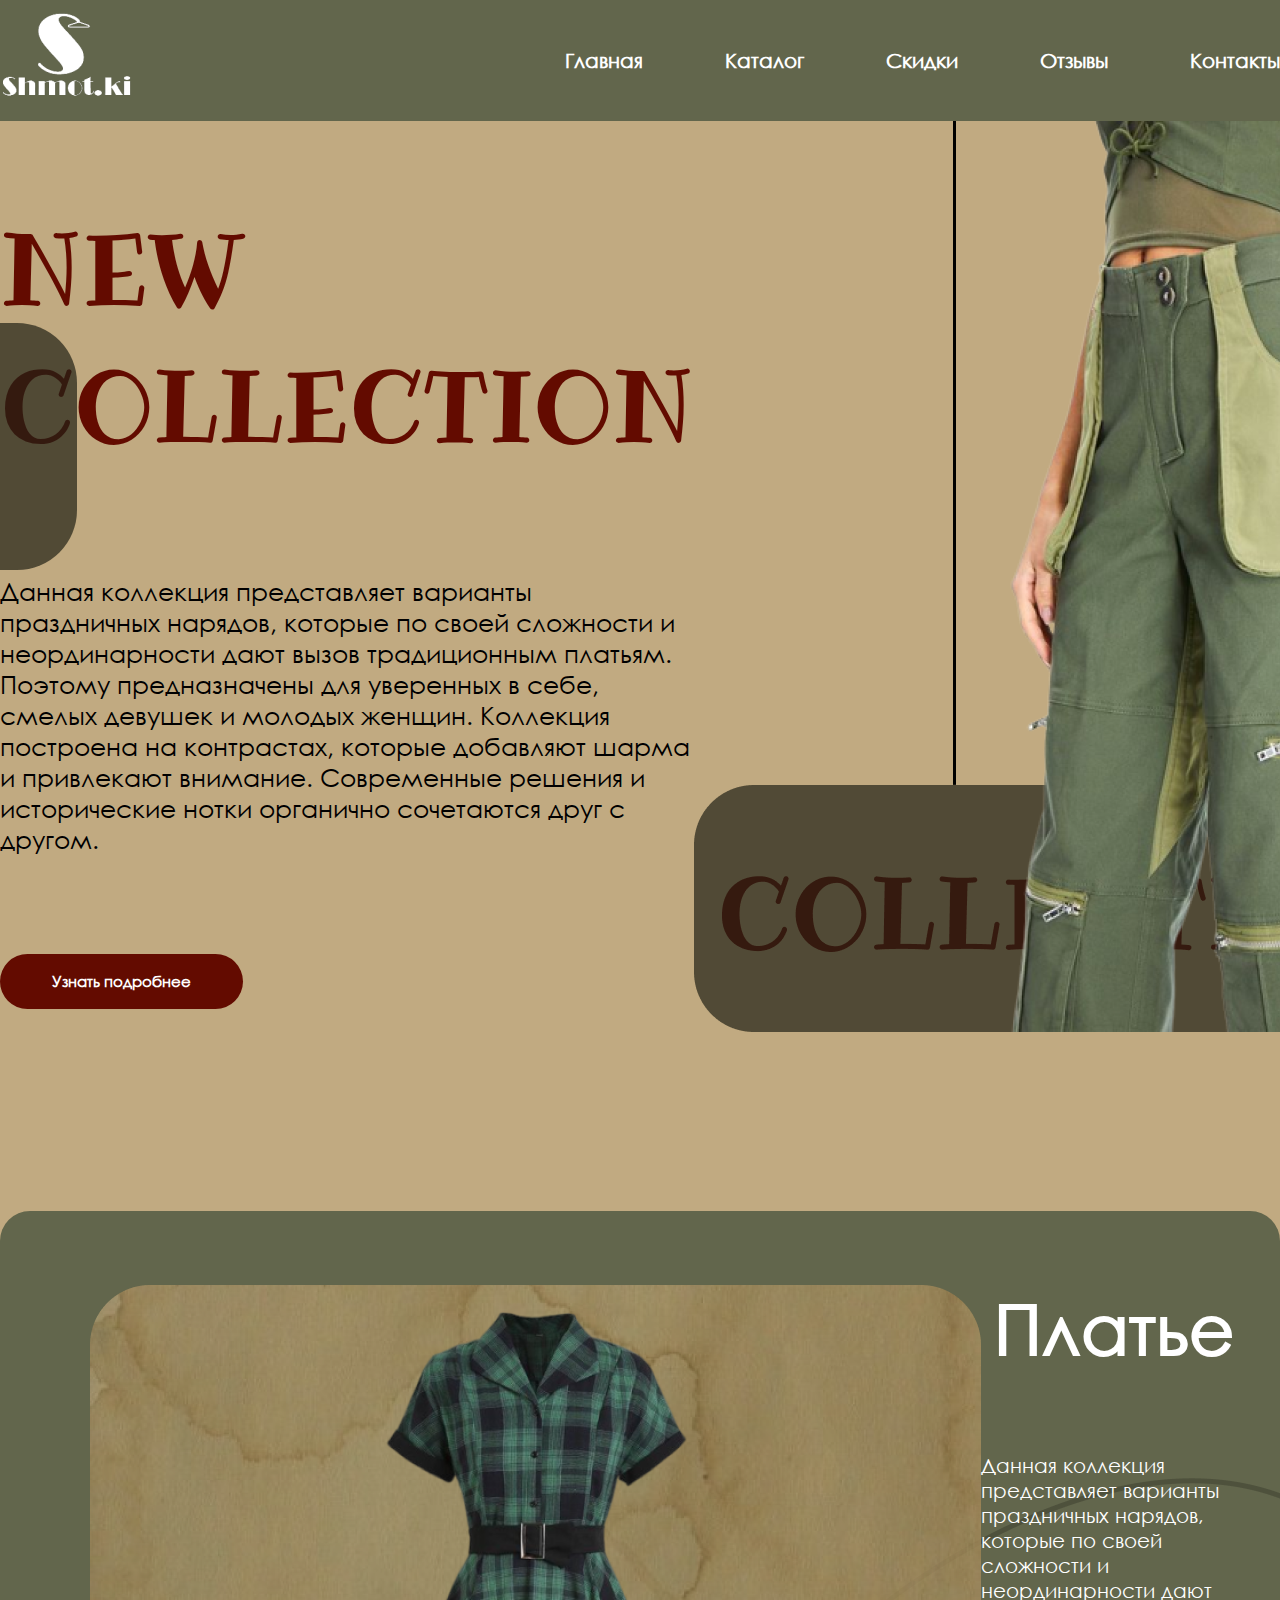
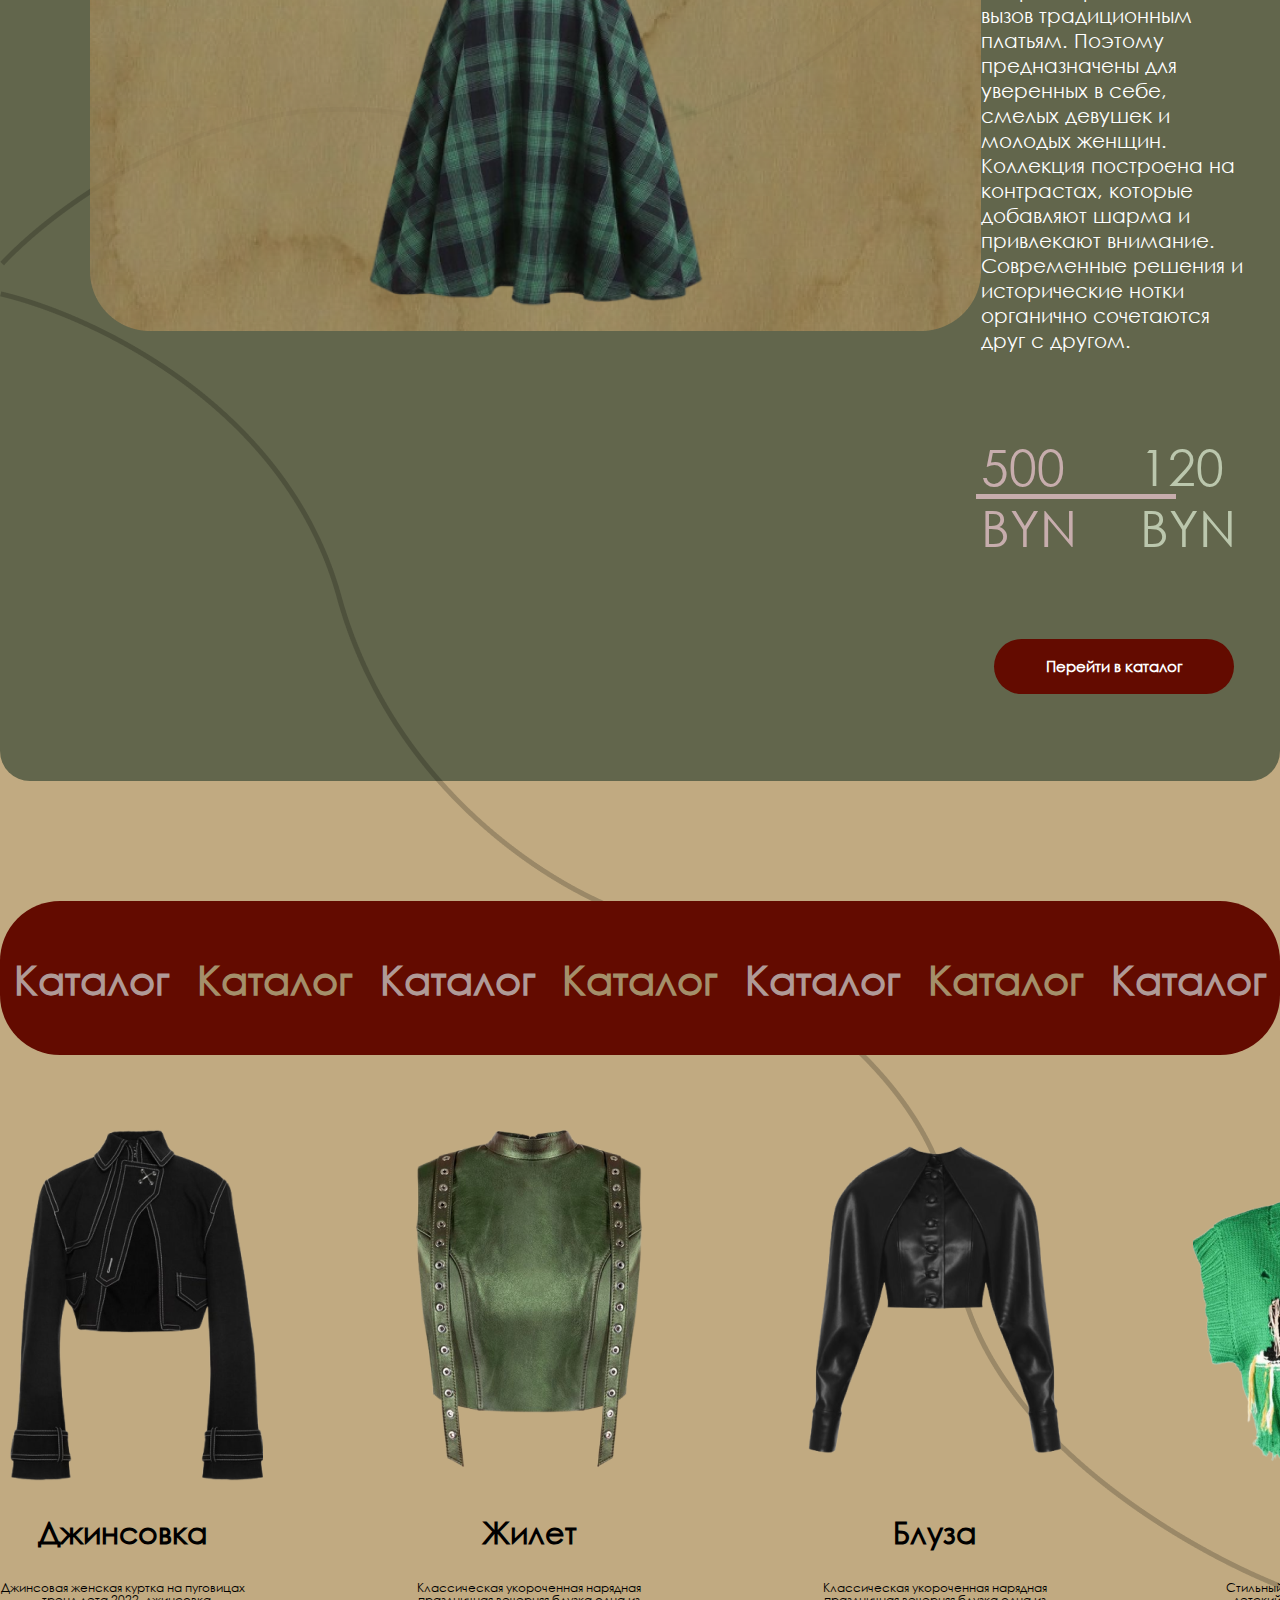
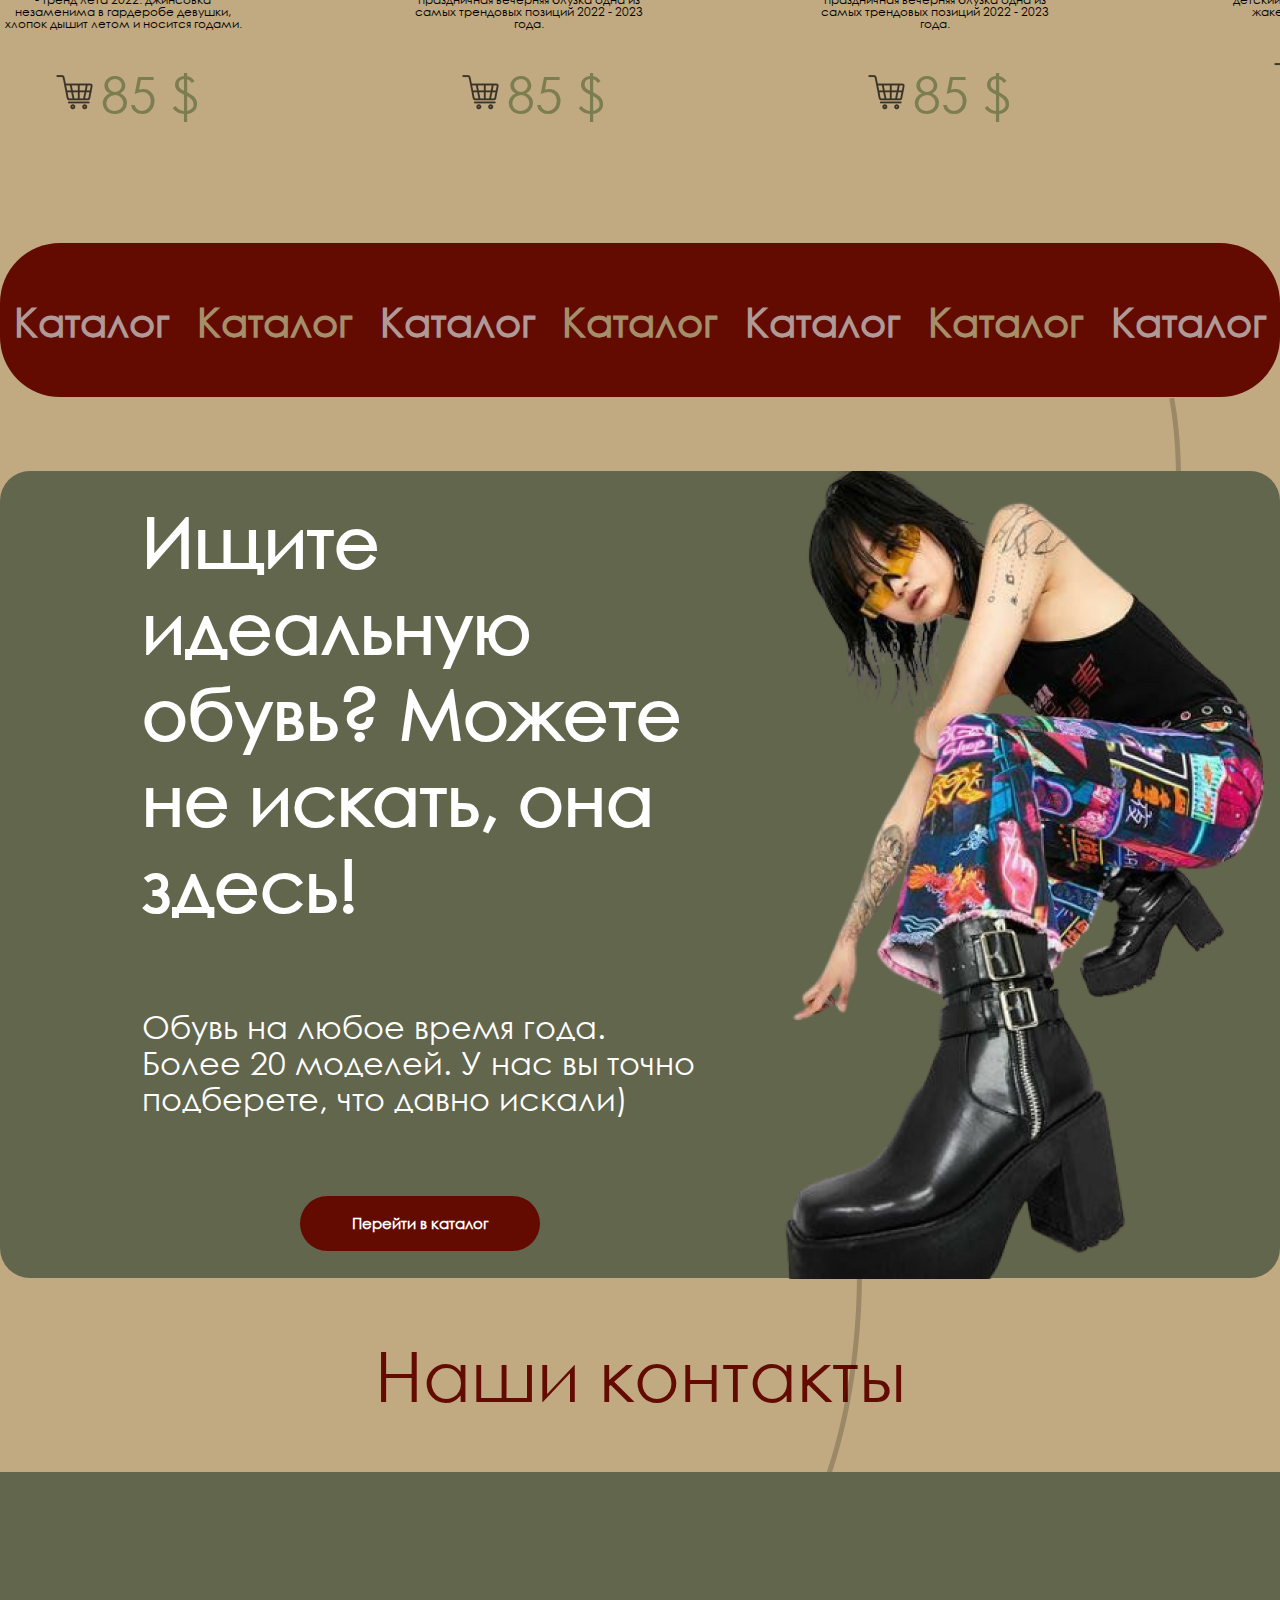
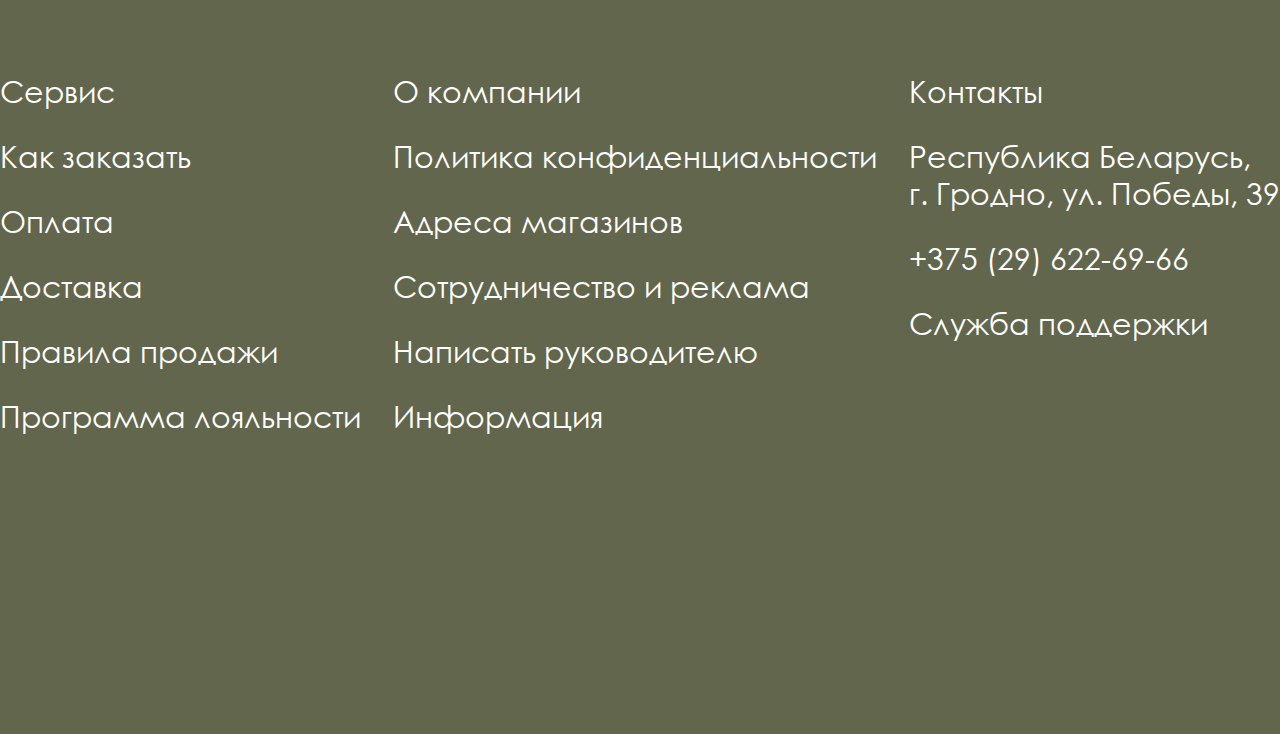
<file: grunge/index.html>
<html lang="en">
  <head>
    <meta charset="UTF-8" />
    <meta http-equiv="X-UA-Compatible" content="IE=edge" />
    <meta name="viewport" content="width=device-width, initial-scale=1.0" />
    <title>Grunge</title>

    <link rel="stylesheet" href="./css/css.css" />
    <link rel="preconnect" href="https://fonts.googleapis.com" />
    <link rel="preconnect" href="https://fonts.gstatic.com" crossorigin />
    <link
      href="https://fonts.googleapis.com/css2?family=Ribeye&display=swap"
      rel="stylesheet"
    />
  </head>
  <body>
    <header class="header">
      <div class="container">
        <div class="header__main">
          <a href="" class="header__logo">
            <img src="./img/header-logo.png" alt="" />
          </a>
          <nav class="header__nav">
            <a href="" class="header__link">Главная</a>
            <a href="#catalog" class="header__link">Каталог</a>
            <a href="" class="header__link">Скидки</a>
            <a href="" class="header__link">Отзывы</a>
            <a href="#contact" class="header__link">Контакты</a>
          </nav>
        </div>
      </div>
    </header>
    <div class="container">
      <div class="welcome">
        <div class="welcome__main">
          <h1 class="welcome__title">
            NEW<br />
            COLLECTION
          </h1>
          <p class="welcome__desc">
            Данная коллекция представляет варианты праздничных нарядов, которые
            по своей сложности и неординарности дают вызов традиционным платьям.
            Поэтому предназначены для уверенных в себе, смелых девушек и молодых
            женщин. Коллекция построена на контрастах, которые добавляют шарма и
            привлекают внимание. Современные решения и исторические нотки
            органично сочетаются друг с другом.
          </p>
          <a href="" class="welcome__btn">Узнать подробнее</a>
        </div>
        <div class="welcome__img">
          <img src="./img/welcome-png.png" alt="" />
        </div>
      </div>
      <div class="plat">
        <div class="plat__img">
          <img src="./img/plat-img.png" alt="" />
        </div>
        <div class="plat__info">
          <h2 class="plat__title">Платье</h2>
          <p class="plat__desc">
            Данная коллекция представляет варианты праздничных нарядов, которые
            по своей сложности и неординарности дают вызов традиционным платьям.
            Поэтому предназначены для уверенных в себе, смелых девушек и молодых
            женщин. Коллекция построена на контрастах, которые добавляют шарма и
            привлекают внимание. Современные решения и исторические нотки
            органично сочетаются друг с другом.
          </p>
          <div class="plat__price">
            <div class="plat__price-old">500 BYN</div>
            <div class="plat__price-new">120 BYN</div>
          </div>
          <a href="" class="welcome__btn">Перейти в каталог </a>
        </div>
        <img class="dec-1" src="./img/dec-1.png" alt="" />
        <img class="dec-2" src="./img/dec-2.png" alt="" />
      </div>
      <div class="line">
        <span class="line__item">Каталог</span>
        <span class="line__item">Каталог</span>
        <span class="line__item">Каталог</span>
        <span class="line__item">Каталог</span>
        <span class="line__item">Каталог</span>
        <span class="line__item">Каталог</span>
        <span class="line__item">Каталог</span>
      </div>
      <div id="catalog" class="catalog">
        <div class="catalog__item">
          <div class="catalog__img">
            <img src="./img/catalog-1.png" alt="" />
          </div>
          <div class="catalog__info">
            <div class="catalog__title">Джинсовка</div>
            <div class="catalog__desc">
              Джинсовая женская куртка на пуговицах - тренд лета 2022. джинсовка
              незаменима в гардеробе девушки, хлопок дышит летом и носится
              годами.
            </div>
            <div class="catalog__price">
              <img src="./img/catalog-icon.png" alt="" />
              <span>85 $</span>
            </div>
          </div>
        </div>
        <div class="catalog__item">
          <div class="catalog__img">
            <img src="./img/catalog-2.png" alt="" />
          </div>
          <div class="catalog__info">
            <div class="catalog__title">Жилет</div>
            <div class="catalog__desc">
              Классическая укороченная нарядная праздничная вечерняя блузка одна
              из самых трендовых позиций 2022 - 2023 года.
            </div>
            <div class="catalog__price">
              <img src="./img/catalog-icon.png" alt="" />
              <span>85 $</span>
            </div>
          </div>
        </div>
        <div class="catalog__item">
          <div class="catalog__img">
            <img src="./img/catalog-3.png" alt="" />
          </div>
          <div class="catalog__info">
            <div class="catalog__title">Блуза</div>
            <div class="catalog__desc">
              Классическая укороченная нарядная праздничная вечерняя блузка одна
              из самых трендовых позиций 2022 - 2023 года.
            </div>
            <div class="catalog__price">
              <img src="./img/catalog-icon.png" alt="" />
              <span>85 $</span>
            </div>
          </div>
        </div>
        <div class="catalog__item">
          <div class="catalog__img">
            <img src="./img/catalog-4.png" alt="" />
          </div>
          <div class="catalog__info">
            <div class="catalog__title">Жилет</div>
            <div class="catalog__desc">
              Стильный и базовый, теплый и вязаный, детский весенний длинный
              женский жакет- безрукавка оверсайз .
            </div>
            <div class="catalog__price">
              <img src="./img/catalog-icon.png" alt="" />
              <span>85 $</span>
            </div>
          </div>
        </div>
        <div class="catalog__item">
          <div class="catalog__img">
            <img src="./img/catalog-1.png" alt="" />
          </div>
          <div class="catalog__info">
            <div class="catalog__title">Джинсовка</div>
            <div class="catalog__desc">
              Джинсовая женская куртка на пуговицах - тренд лета 2022. джинсовка
              незаменима в гардеробе девушки, хлопок дышит летом и носится
              годами.
            </div>
            <div class="catalog__price">
              <img src="./img/catalog-icon.png" alt="" />
              <span>85 $</span>
            </div>
          </div>
        </div>
        <div class="catalog__item">
          <div class="catalog__img">
            <img src="./img/catalog-2.png" alt="" />
          </div>
          <div class="catalog__info">
            <div class="catalog__title">Жилет</div>
            <div class="catalog__desc">
              Классическая укороченная нарядная праздничная вечерняя блузка одна
              из самых трендовых позиций 2022 - 2023 года.
            </div>
            <div class="catalog__price">
              <img src="./img/catalog-icon.png" alt="" />
              <span>85 $</span>
            </div>
          </div>
        </div>
        <div class="catalog__item">
          <div class="catalog__img">
            <img src="./img/catalog-3.png" alt="" />
          </div>
          <div class="catalog__info">
            <div class="catalog__title">Блуза</div>
            <div class="catalog__desc">
              Классическая укороченная нарядная праздничная вечерняя блузка одна
              из самых трендовых позиций 2022 - 2023 года.
            </div>
            <div class="catalog__price">
              <img src="./img/catalog-icon.png" alt="" />
              <span>85 $</span>
            </div>
          </div>
        </div>
        <div class="catalog__item">
          <div class="catalog__img">
            <img src="./img/catalog-4.png" alt="" />
          </div>
          <div class="catalog__info">
            <div class="catalog__title">Жилет</div>
            <div class="catalog__desc">
              Стильный и базовый, теплый и вязаный, детский весенний длинный
              женский жакет- безрукавка оверсайз .
            </div>
            <div class="catalog__price">
              <img src="./img/catalog-icon.png" alt="" />
              <span>85 $</span>
            </div>
          </div>
        </div>
      </div>
      <div class="line">
        <span class="line__item">Каталог</span>
        <span class="line__item">Каталог</span>
        <span class="line__item">Каталог</span>
        <span class="line__item">Каталог</span>
        <span class="line__item">Каталог</span>
        <span class="line__item">Каталог</span>
        <span class="line__item">Каталог</span>
        <img class="dec-3" src="./img/dec-3.png" alt="" />
      </div>
      <div class="ad">
        <div class="ad__info">
          <div class="ad__title">
            Ищите идеальную обувь? Можете не искать, она здесь!
          </div>
          <p class="ad__desc">
            Обувь на любое время года. Более 20 моделей. У нас вы точно
            подберете, что давно искали)
          </p>
          <a href="" class="welcome__btn">Перейти в каталог </a>
        </div>
        <div class="ad__img">
          <img src="./img/addd-img.png" alt="" />
        </div>
      </div>
      <h2 class="contact__title">Наши контакты</h2>
    </div>
    <div id="contact" class="contact-bg">
      <div class="container">
        <nav class="contact">
          <div class="contact__col">
            <a href="" class="contact__link">Сервис</a>
            <a href="" class="contact__link">Как заказать</a>
            <a href="" class="contact__link">Оплата</a>
            <a href="" class="contact__link">Доставка</a>
            <a href="" class="contact__link">Правила продажи</a>
            <a href="" class="contact__link">Программа лояльности</a>
          </div>
          <div class="contact__col">
            <a href="" class="contact__link">О компании</a>
            <a href="" class="contact__link">Политика конфиденциальности</a>
            <a href="" class="contact__link">Адреса магазинов</a>
            <a href="" class="contact__link">Сотрудничество и реклама</a>
            <a href="" class="contact__link">Написать руководителю</a>
            <a href="" class="contact__link">Информация</a>
          </div>
          <div class="contact__col">
            <a href="" class="contact__link">Контакты</a>
            <a href="" class="contact__link"
              >Республика Беларусь,<br />
              г. Гродно, ул. Победы, 39</a
            >
            <a href="" class="contact__link">+375 (29) 622-69-66</a>
            <a href="" class="contact__link">Служба поддержки</a>
          </div>
        </nav>
      </div>
    </div>
  </body>
</html>
</file>
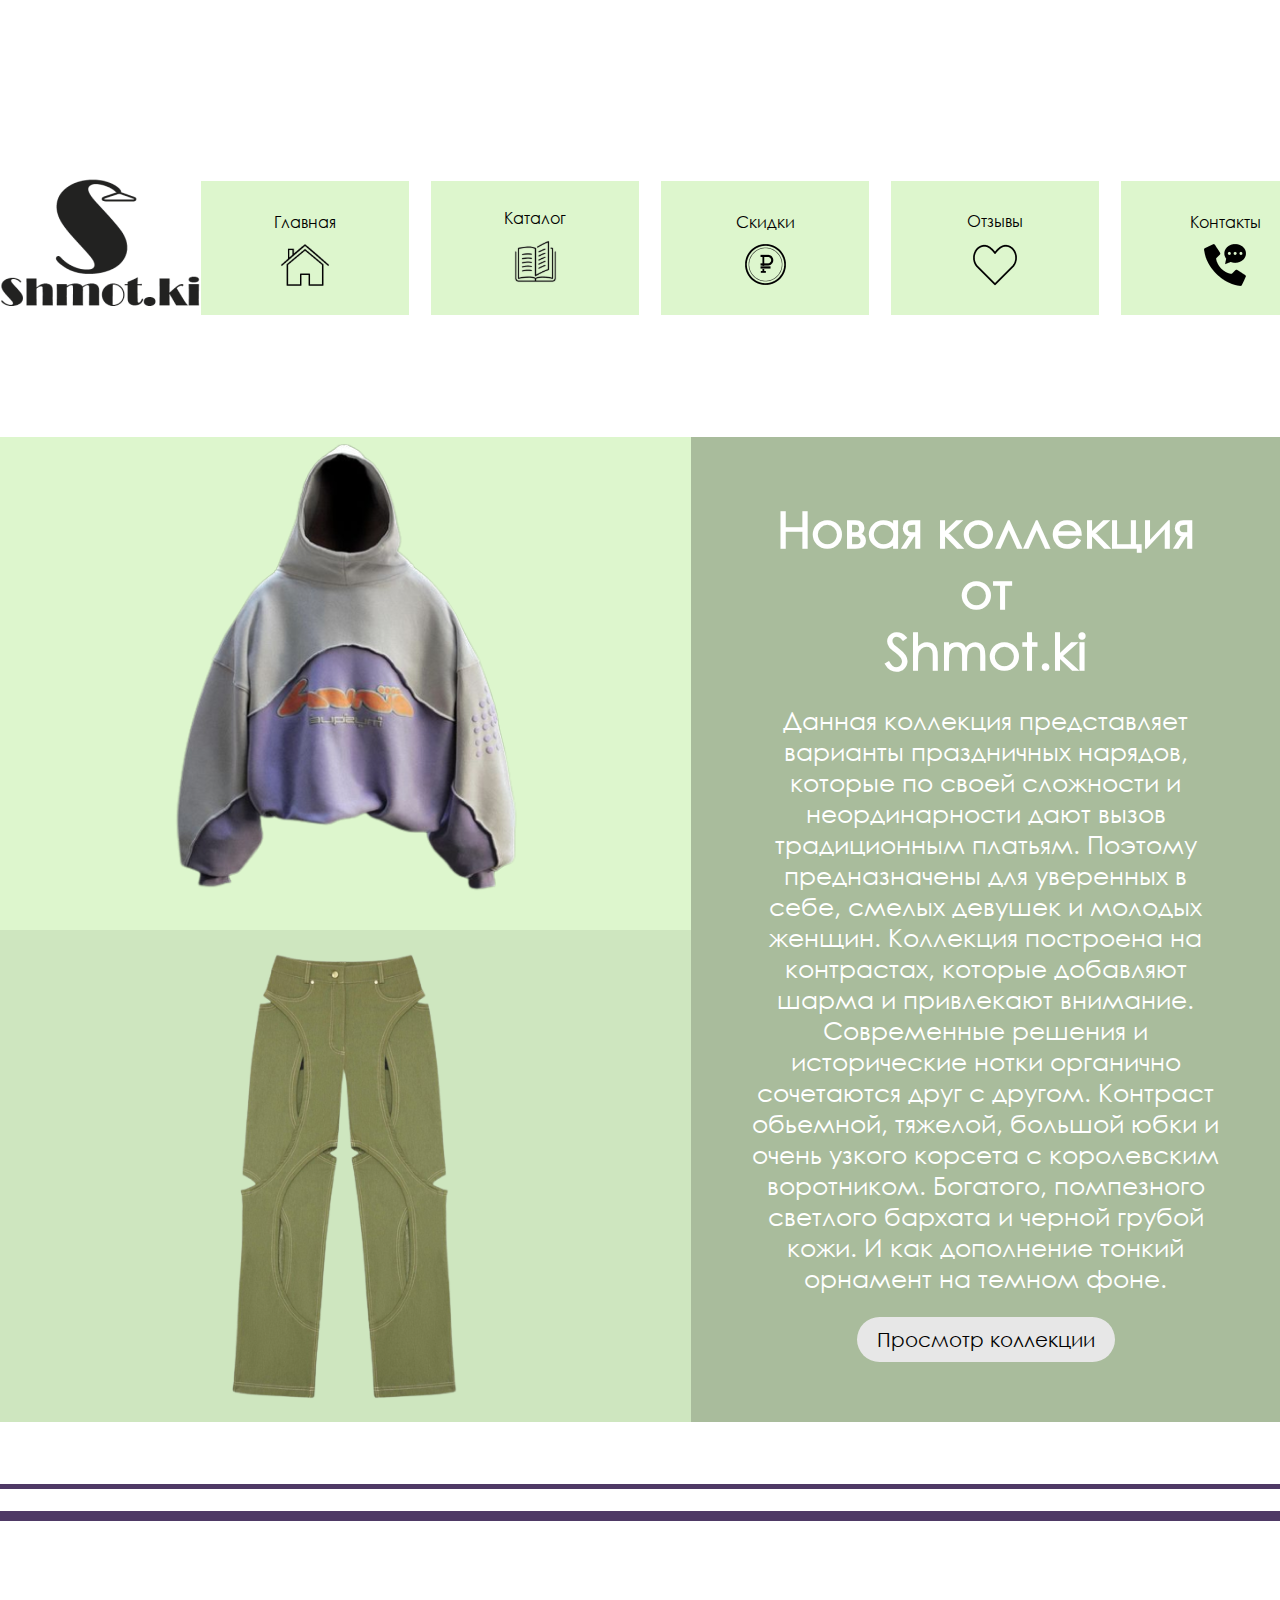
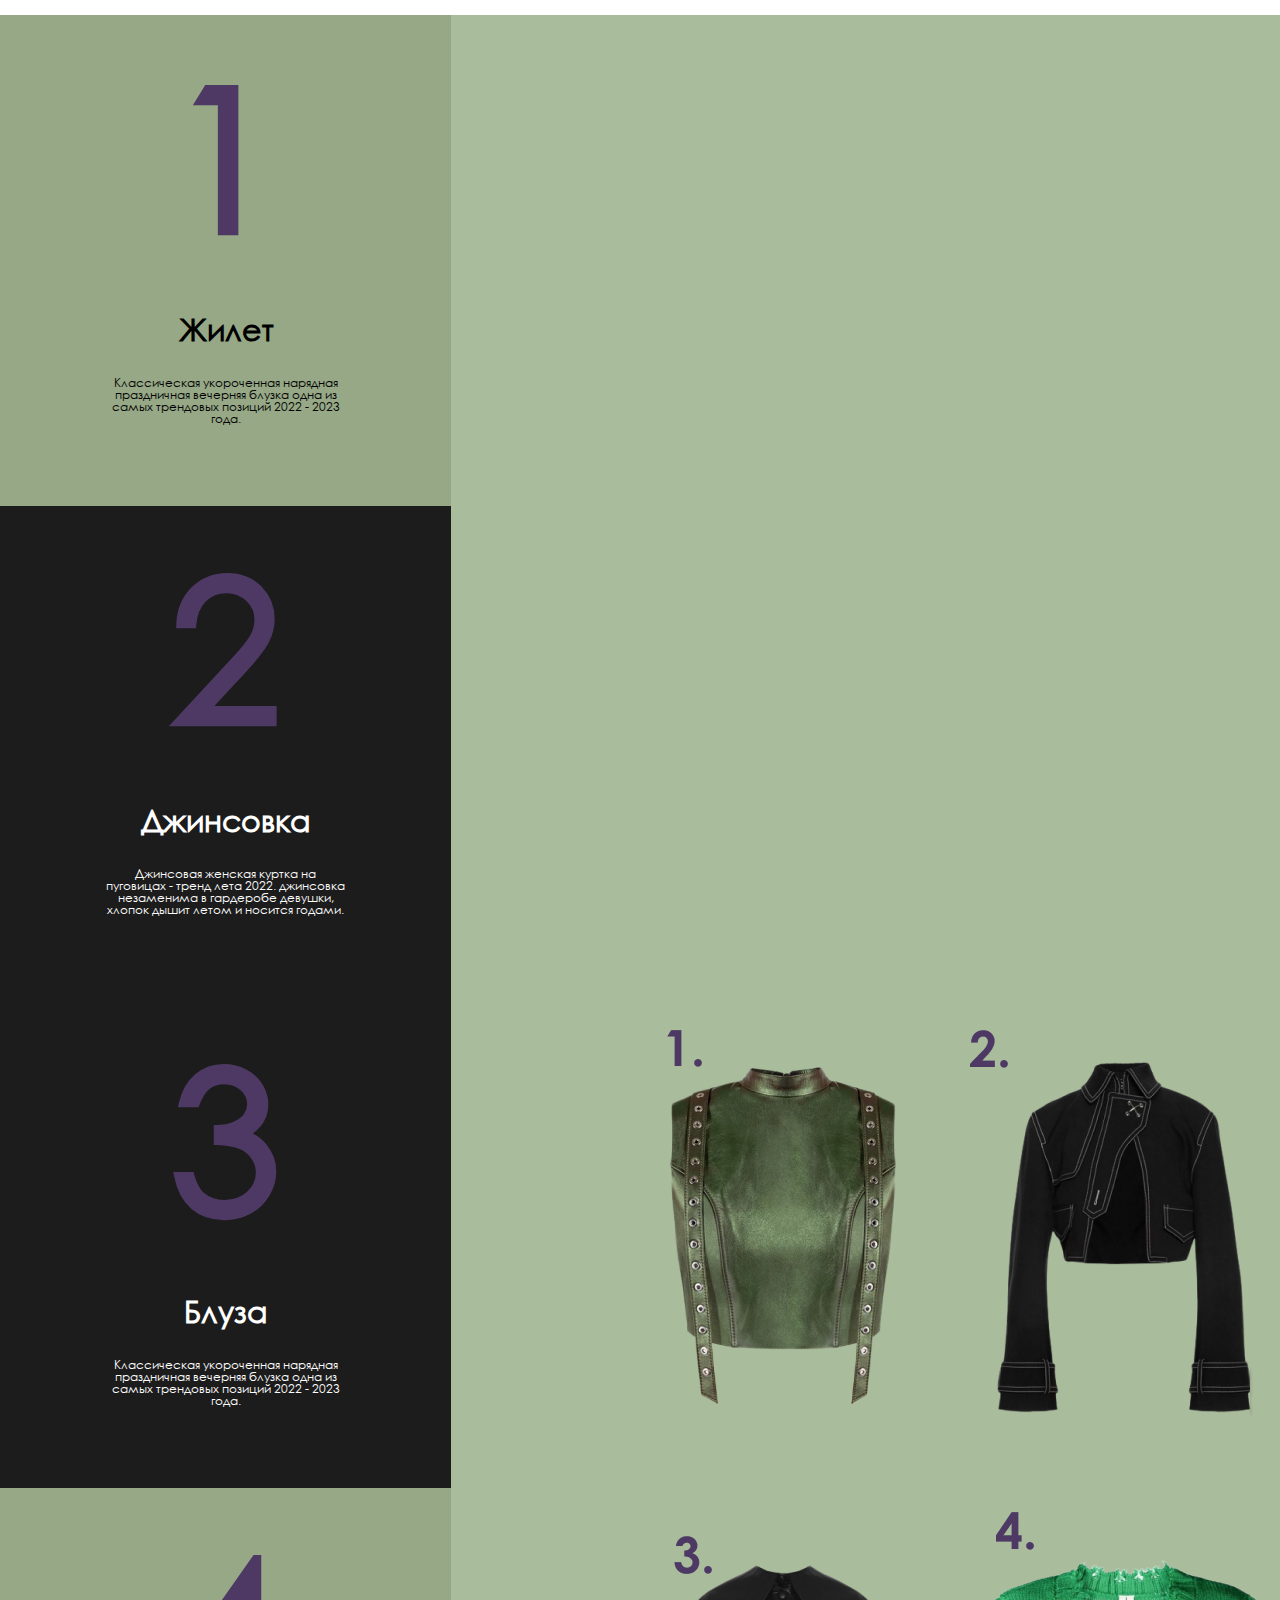
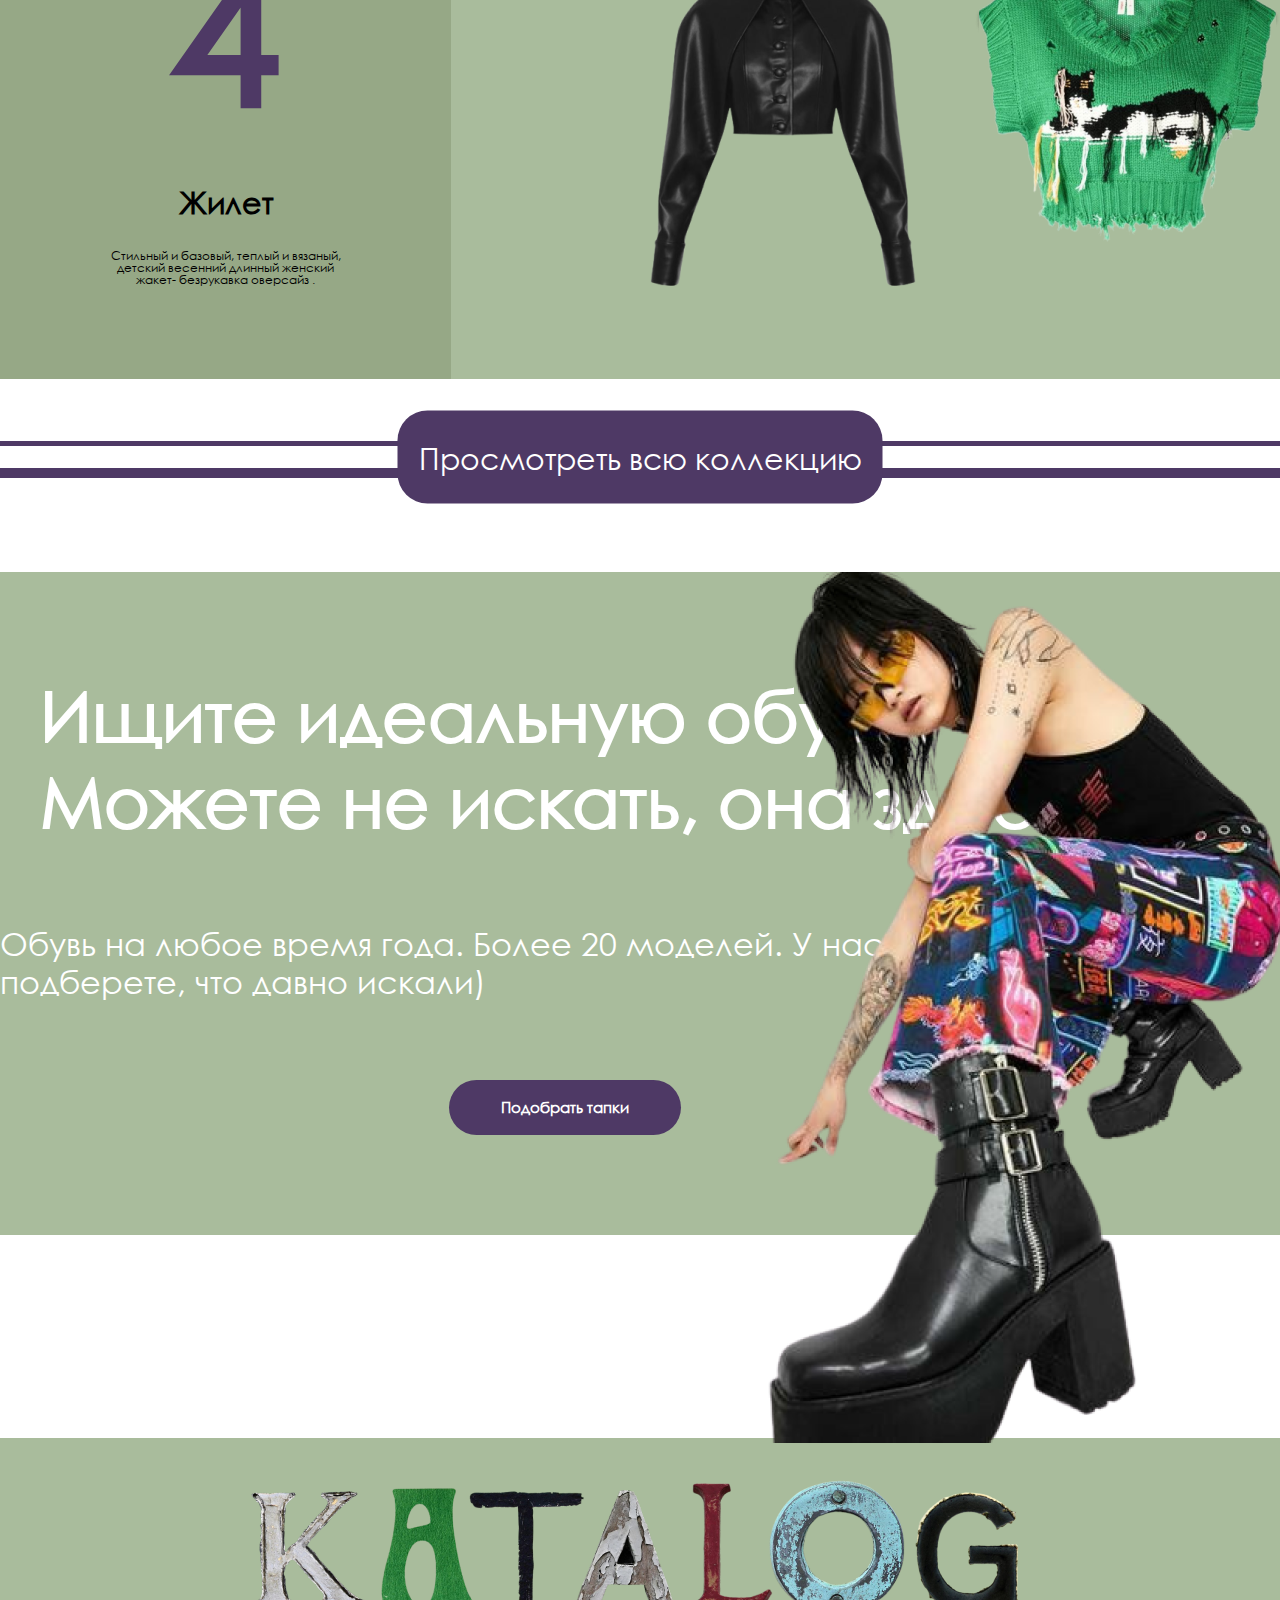
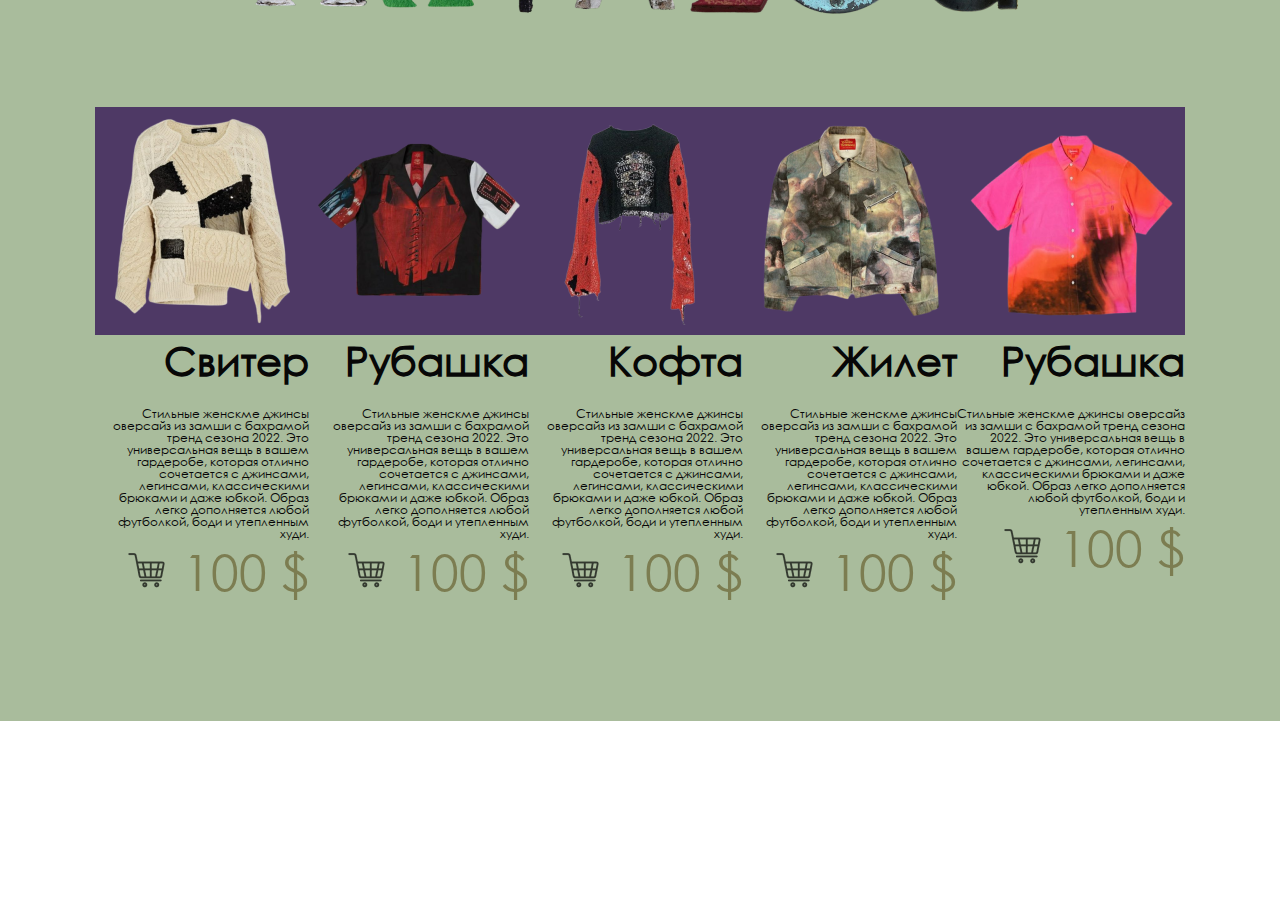
<file: metro/index.html>
<html lang="ru">
  <head>
    <meta charset="UTF-8" />
    <meta http-equiv="X-UA-Compatible" content="IE=edge" />
    <meta name="viewport" content="width=device-width, initial-scale=1.0" />
    <title>Metro</title>

    <link rel="stylesheet" href="./css/css.css" />
  </head>
  <body>
    <div class="container">
      <header class="header">
        <div class="header__logo">
          <img src="./img/header-logo.png" alt="" />
        </div>
        <nav class="header__nav">
          <a href="" class="header__link">
            <span>Главная</span>
            <img src="./img/header-link-1.svg" alt="" />
          </a>
          <a href="" class="header__link">
            <span>Каталог</span>
            <img src="./img/header-link-2.svg" alt=""
          /></a>
          <a href="" class="header__link">
            <span>Скидки</span>
            <img src="./img/header-link-3.png" alt=""
          /></a>
          <a href="" class="header__link">
            <span>Отзывы</span>
            <img src="./img/header-link-4.png" alt=""
          /></a>
          <a href="" class="header__link">
            <span>Контакты</span>
            <img src="./img/header-link-5.png" alt=""
          /></a>
        </nav>
      </header>
      <div class="welcome">
        <div class="welcome__catalog">
          <div class="welcome__catalog-item welcome__catalog-first">
            <img src="./img/welcome-first.png" alt="" />
          </div>
          <div class="welcome__catalog-item welcome__catalog-second">
            <img src="./img/welcome-seconf.png" alt="" />
          </div>
        </div>
        <div class="welcome__info">
          <h2 class="welcome__title">
            Новая коллекция от<br />
            Shmot.ki
          </h2>
          <p class="welcome__desc">
            Данная коллекция представляет варианты праздничных нарядов, которые
            по своей сложности и неординарности дают вызов традиционным платьям.
            Поэтому предназначены для уверенных в себе, смелых девушек и молодых
            женщин. Коллекция построена на контрастах, которые добавляют шарма и
            привлекают внимание. Современные решения и исторические нотки
            органично сочетаются друг с другом. Контраст обьемной, тяжелой,
            большой юбки и очень узкого корсета с королевским воротником.
            Богатого, помпезного светлого бархата и черной грубой кожи. И как
            дополнение тонкий орнамент на темном фоне.
          </p>
          <a href="" class="welcome__btn">Просмотр коллекции</a>
        </div>
      </div>
    </div>
    <div class="devider"></div>
    <div class="container">
      <div class="list">
        <div class="list__list">
          <div class="list__item">
            <span class="list__num">1</span>
            <h3 class="list__title">Жилет</h3>
            <p class="list__desc">
              Классическая укороченная нарядная праздничная вечерняя блузка одна
              из самых трендовых позиций 2022 - 2023 года.
            </p>
          </div>
          <div class="list__item">
            <span class="list__num">2</span>
            <h3 class="list__title">Джинсовка</h3>
            <p class="list__desc">
              Джинсовая женская куртка на пуговицах - тренд лета 2022. джинсовка
              незаменима в гардеробе девушки, хлопок дышит летом и носится
              годами.
            </p>
          </div>
          <div class="list__item">
            <span class="list__num">3</span>
            <h3 class="list__title">Блуза</h3>
            <p class="list__desc">
              Классическая укороченная нарядная праздничная вечерняя блузка одна
              из самых трендовых позиций 2022 - 2023 года.
            </p>
          </div>
          <div class="list__item">
            <span class="list__num">4</span>
            <h3 class="list__title">Жилет</h3>
            <p class="list__desc">
              Стильный и базовый, теплый и вязаный, детский весенний длинный
              женский жакет- безрукавка оверсайз .
            </p>
          </div>
        </div>
        <div class="list__catalog">
          <img src="./img/list__catalog.png" alt="" />
        </div>
      </div>
    </div>
    <div class="devider">
      <a href="" class="devider__btn">Просмотреть всю коллекцию</a>
    </div>
    <div class="container">
      <div class="ad">
        <div class="ad__info">
          <h2 class="ad__title">
            Ищите идеальную обувь?<br />
            Можете не искать, она здесь!
          </h2>
          <p class="ad__desc">
            Обувь на любое время года. Более 20 моделей. У нас вы точно
            подберете, что давно искали)
          </p>
          <a href="" class="ad__btn">Подобрать тапки</a>
        </div>
        <div class="ad__pict">
          <img src="./img/adddd.png" alt="" />
        </div>
      </div>
      <div class="catalog">
        <div class="catalog__title">
          <img src="./img/catalog-title.png" alt="" />
        </div>
        <div class="catalog__list">
          <div class="catalog__item">
            <div class="catalog__img">
              <img src="./img/catalog-1.png" alt="" />
            </div>
            <div class="catalog__info">
              <h3 class="catalogg__title">Свитер</h3>
              <p class="catalog__desc">
                Стильные женскме джинсы оверсайз из замши с бахрамой тренд
                сезона 2022. Это универсальная вещь в вашем гардеробе, которая
                отлично сочетается с джинсами, легинсами, классическими брюками
                и даже юбкой. Образ легко дополняется любой футболкой, боди и
                утепленным худи.
              </p>
              <div class="catalog__price">
                <img src="./img/catalog-icon.png" alt="" />
                <span>100 $</span>
              </div>
            </div>
          </div>
          <div class="catalog__item">
            <div class="catalog__img">
              <img src="./img/catalog-2.png" alt="" />
            </div>
            <div class="catalog__info">
              <h3 class="catalogg__title">Рубашка</h3>
              <p class="catalog__desc">
                Стильные женскме джинсы оверсайз из замши с бахрамой тренд
                сезона 2022. Это универсальная вещь в вашем гардеробе, которая
                отлично сочетается с джинсами, легинсами, классическими брюками
                и даже юбкой. Образ легко дополняется любой футболкой, боди и
                утепленным худи.
              </p>
              <div class="catalog__price">
                <img src="./img/catalog-icon.png" alt="" />
                <span>100 $</span>
              </div>
            </div>
          </div>
          <div class="catalog__item">
            <div class="catalog__img">
              <img src="./img/catalog-3.png" alt="" />
            </div>
            <div class="catalog__info">
              <h3 class="catalogg__title">Кофта</h3>
              <p class="catalog__desc">
                Стильные женскме джинсы оверсайз из замши с бахрамой тренд
                сезона 2022. Это универсальная вещь в вашем гардеробе, которая
                отлично сочетается с джинсами, легинсами, классическими брюками
                и даже юбкой. Образ легко дополняется любой футболкой, боди и
                утепленным худи.
              </p>
              <div class="catalog__price">
                <img src="./img/catalog-icon.png" alt="" />
                <span>100 $</span>
              </div>
            </div>
          </div>
          <div class="catalog__item">
            <div class="catalog__img">
              <img src="./img/catalog-4.png" alt="" />
            </div>
            <div class="catalog__info">
              <h3 class="catalogg__title">Жилет</h3>
              <p class="catalog__desc">
                Стильные женскме джинсы оверсайз из замши с бахрамой тренд
                сезона 2022. Это универсальная вещь в вашем гардеробе, которая
                отлично сочетается с джинсами, легинсами, классическими брюками
                и даже юбкой. Образ легко дополняется любой футболкой, боди и
                утепленным худи.
              </p>
              <div class="catalog__price">
                <img src="./img/catalog-icon.png" alt="" />
                <span>100 $</span>
              </div>
            </div>
          </div>
          <div class="catalog__item">
            <div class="catalog__img">
              <img src="./img/catalog-5.png" alt="" />
            </div>
            <div class="catalog__info">
              <h3 class="catalogg__title">Рубашка</h3>
              <p class="catalog__desc">
                Стильные женскме джинсы оверсайз из замши с бахрамой тренд
                сезона 2022. Это универсальная вещь в вашем гардеробе, которая
                отлично сочетается с джинсами, легинсами, классическими брюками
                и даже юбкой. Образ легко дополняется любой футболкой, боди и
                утепленным худи.
              </p>
              <div class="catalog__price">
                <img src="./img/catalog-icon.png" alt="" />
                <span>100 $</span>
              </div>
            </div>
          </div>
        </div>
      </div>
    </div>
  </body>
</html>
</file>
<file: grunge/css/css.css>
@font-face {
  font-family: "Century Gothic";
  src: url(./../font/centurygothic.ttf);
}
/* font-family: 'Ribeye', cursive; */

html {
  scroll-behavior: smooth;
}
* {
  margin: 0;
  padding: 0;
  box-sizing: border-box;
}
a {
  text-decoration: none;
  color: #000;
}
body {
  background-color: #c1aa81;
  font-family: "Century Gothic";
}

.container {
  max-width: 1766px;
  width: 100%;
  margin: auto;
}

.header {
  background-color: #62664c;
}
.header__main {
  display: flex;
  justify-content: space-between;
}
.header__logo {
}
.header__nav {
  height: inherit;
  display: flex;
  align-items: center;
  gap: 82px;
}
.header__link {
  font-family: "Century Gothic";
  font-style: normal;
  font-weight: 700;
  font-size: 20px;
  line-height: 25px;
  color: #ffffff;
}
.header__link:hover {
  text-decoration: underline;
}

.welcome {
  display: flex;
  position: relative;
}
.welcome::before {
  position: absolute;
  content: "";
  width: 442px;
  height: 247px;
  left: -365px;
  top: 202px;

  background: rgba(33, 33, 21, 0.7);
  border-radius: 60px;
}
.welcome__main {
  padding-top: 80px;
  display: flex;
  flex-direction: column;
  gap: 100px;
}
.welcome__title {
  font-family: "Ribeye";
  font-style: normal;
  font-weight: 400;
  font-size: 100px;
  line-height: 137px;

  color: #630b00;
}
.welcome__desc {
  font-family: "Century Gothic";
  font-style: normal;
  font-weight: 400;
  font-size: 25px;
  line-height: 31px;

  color: #000000;
}
.welcome__btn {
  font-style: normal;
  font-weight: 700;
  font-size: 15px;
  line-height: 101.52%;
  color: #ffffff;
  padding: 20px 52px;
  text-align: center;
  background-color: #630b00;
  border-radius: 30px;
  width: fit-content;
  transition: all 0.3s;
}
.welcome__btn:hover {
  -webkit-box-shadow: 0px 4px 8px 0px rgba(51, 80, 34, 0.2);
  -moz-box-shadow: 0px 4px 8px 0px rgba(51, 80, 34, 0.2);
  box-shadow: 0px 4px 8px 0px rgba(51, 80, 34, 0.2);
}
.welcome__img {
}

.plat {
  padding: 74px 33px 87px 90px;
  display: flex;
  justify-content: space-between;
  background: #62664c;
  border-radius: 30px;
  position: relative;
}
.plat__img {
  position: relative;
  z-index: 10;
}
.plat__info {
  display: flex;
  flex-direction: column;
  align-items: center;
  gap: 82px;
  width: 588px;
  position: relative;
  z-index: 10;
}
.plat__title {
  font-style: normal;
  font-weight: 700;
  font-size: 70px;
  line-height: 86px;
  text-align: center;

  color: #ffffff;
}
.plat__desc {
  font-style: normal;
  font-weight: 400;
  font-size: 20px;
  line-height: 25px;

  color: #ffffff;
}
.plat__price {
  display: flex;
  align-items: center;
  justify-content: center;
  gap: 52px;
}
.plat__price-old {
  font-style: normal;
  font-weight: 400;
  font-size: 50px;
  line-height: 61px;
  position: relative;
  color: #c7adad;
}
.plat__price-old::after {
  content: "";
  position: absolute;
  width: 200px;
  height: 5px;
  background-color: #c7adad;
  top: 48%;
  left: -5px;
}
.plat__price-new {
  font-style: normal;
  font-weight: 400;
  font-size: 50px;
  line-height: 61px;

  color: #bbc7ad;
}
.welcome__btn {
}

.dec-1 {
  position: absolute;
  left: 0;
  top: 180px;
}
.dec-2 {
  position: absolute;
  left: 0;
  top: 680px;
}
.dec-3 {
  position: absolute;
  left: 500px;
  top: 100%;
}

.line {
  position: relative;
  z-index: 10;
  width: 100%;
  height: 154px;
  display: flex;
  align-items: center;
  justify-content: space-around;
  background-color: #630b00;
  border-radius: 60px;
  margin-top: 120px;
  margin-bottom: 74px;
}
.line__item {
  font-style: normal;
  font-weight: 700;
  font-size: 40px;
  line-height: 49px;
  text-align: center;
  color: #a48f6a;
}
.line__item:nth-child(odd) {
  color: #b09a97;
}

.catalog {
  position: relative;
  z-index: 10;
  display: flex;
  justify-content: space-around;
  overflow-x: scroll;
}
.catalog__item {
  display: flex;
  align-items: center;
  flex-direction: column;
  gap: 32px;
  max-width: 246px;
  margin-right: 160;
}
.catalog__img {
  height: 352px;
}
.catalog__info {
  display: flex;
  flex-direction: column;
  align-items: center;
  gap: 32px;
}
.catalog__title {
  font-family: "Century Gothic";
  font-style: normal;
  font-weight: 700;
  font-size: 30px;
  line-height: 37px;
  text-align: center;
  color: #000000;
}
.catalog__desc {
  font-style: normal;
  font-weight: 400;
  font-size: 12px;
  line-height: 12px;
  text-align: center;
  color: #000000;
}
.catalog__price {
  display: flex;
  align-items: center;
  justify-content: flex-end;
  font-family: "Century Gothic";
  font-style: normal;
  font-weight: 400;
  font-size: 50px;
  line-height: 61px;
  color: #7c7d51;
}
.ad {
  position: relative;
  z-index: 10;
  padding-left: 142px;
  width: 100%;
  height: 807px;
  background: #62664c;
  border-radius: 30px;
  display: flex;
}
.ad__info {
  height: inherit;
  display: flex;
  flex-direction: column;
  align-items: center;
  justify-content: center;
  gap: 80px;
  width: 1132px;
}
.ad__title {
  font-style: normal;
  font-weight: 700;
  font-size: 70px;
  line-height: 86px;
  color: #ffffff;
}
.ad__desc {
  font-style: normal;
  font-weight: 400;
  font-size: 32px;
  line-height: 36px;
  color: #ffffff;
}

.contact__title {
  font-style: normal;
  font-weight: 400;
  font-size: 70px;
  line-height: 86px;
  text-align: center;
  padding: 54px;
  color: #630b00;
}
.contact {
  display: flex;
  justify-content: space-between;
  padding-top: 200px;
  padding-bottom: 300px;
}
.contact__col {
  display: flex;
  flex-direction: column;
  gap: 28px;
}
.contact__link {
  font-family: "Century Gothic";
  font-style: normal;
  font-weight: 400;
  font-size: 30px;
  line-height: 37px;
  color: #ffffff;
}
.contact__link:hover {
  text-decoration: underline;
}
.contact-bg {
  background-color: #62664c;
  position: relative;
  z-index: 10;
}
</file>
<file: metro/css/css.css>
@font-face {
  font-family: "Century Gothic";
  src: url(./../font/centurygothic.ttf);
}

* {
  margin: 0;
  padding: 0;
  box-sizing: border-box;
}
body {
  font-family: "Century Gothic";
  padding-bottom: 200px;
}
a {
  color: #000;
  text-decoration: none;
}

.container {
  max-width: 1595px;
  width: 100%;
  margin: auto;
}

.header {
  display: flex;
  justify-content: space-between;
  align-items: flex-end;
  margin-top: 160px;
  margin-bottom: 122px;
}
.header__logo {
}
.header__nav {
  display: flex;
  gap: 22px;
}
.header__link {
  display: block;
  width: 208px;
  height: 134px;
  background-color: #ddf6cd;
  color: #000;
  display: flex;
  flex-direction: column;
  align-items: center;
  justify-content: center;
  gap: 12px;
  transition: all 0.3s;
}
.header__link:hover {
  -webkit-box-shadow: 0px 4px 8px 0px rgba(51, 80, 34, 0.2);
  -moz-box-shadow: 0px 4px 8px 0px rgba(51, 80, 34, 0.2);
  box-shadow: 0px 4px 8px 0px rgba(51, 80, 34, 0.2);
}

.welcome {
  display: flex;
  height: 985px;
  background: #a9bc9c;
}
.welcome__catalog {
  height: inherit;
}
.welcome__catalog-first {
  background-color: #ddf6cd;
}
.welcome__catalog-second {
  background-color: #cee6bf;
}
.welcome__catalog-item {
  height: 50%;
  width: 691px;
  display: flex;
  align-items: center;
  justify-content: center;
}
.welcome__info {
  display: flex;
  height: inherit;
  justify-content: space-between;
  flex-direction: column;
  align-items: center;
  padding: 60px;
}
.welcome__title {
  font-weight: 700;
  font-size: 50px;
  line-height: 61px;
  color: #ffffff;
  text-align: center;
}
.welcome__desc {
  font-style: normal;
  font-weight: 400;
  font-size: 25px;
  line-height: 31px;
  text-align: center;
  color: #ffffff;
}
.welcome__btn {
  font-style: normal;
  font-weight: 400;
  font-size: 20px;
  line-height: 25px;
  color: #000000;
  padding: 10px 20px;
  background: #e7e7e7;
  border-radius: 30px;
  display: block;
  width: fit-content;
  transition: all 0.3s;
}
.welcome__btn:hover {
  -webkit-box-shadow: 0px 4px 8px 0px rgba(51, 80, 34, 0.2);
  -moz-box-shadow: 0px 4px 8px 0px rgba(51, 80, 34, 0.2);
  box-shadow: 0px 4px 8px 0px rgba(51, 80, 34, 0.2);
}
.devider {
  border-top: 5px solid #4e3965;
  border-bottom: 10px solid #4e3965;
  height: 37px;
  margin-top: 62px;
  margin-bottom: 94px;
  position: relative;
}
.devider__btn {
  display: block;
  width: fit-content;
  position: absolute;
  top: 50%;
  left: 50%;
  transform: translate(-50%, -50%);
  font-style: normal;
  font-weight: 400;
  font-size: 30px;
  line-height: 37px;
  color: #ffffff;
  padding: 28px 21px;
  background: #4e3965;
  border-radius: 30px;
}

.ad {
  background: #a9bc9c;
  position: relative;
  display: flex;
  align-items: center;
  padding: 100px 0;
}
.ad::before {
  content: "";
  position: absolute;
  height: 100%;
  top: 0;
  left: -20%;
  width: 20%;
  background-color: #a9bc9c;
}
.ad__info {
  width: 1130px;
  display: flex;
  flex-direction: column;
  gap: 80px;
  align-items: center;
}
.ad__title {
  font-family: "Century Gothic";
  font-style: normal;
  font-weight: 700;
  font-size: 70px;
  line-height: 86px;
  color: #ffffff;
}
.ad__desc {
  font-family: "Century Gothic";
  font-style: normal;
  font-weight: 400;
  font-size: 32px;
  line-height: 38px;
  color: #ffffff;
}
.ad__btn {
  display: flex;
  align-items: center;
  justify-content: center;
  width: fit-content;
  padding: 20px 52px;
  font-style: normal;
  font-weight: 700;
  font-size: 15px;
  line-height: 101.52%;
  text-align: center;
  color: #ffffff;
  background-color: #4e3965;
  border-radius: 30px;
}
.ad__pict {
  position: absolute;
  right: 0;
  top: 0;
}

.catalog {
  background-color: #a9bc9c;
  padding: 28px 95px 120px;
  margin-top: 203px;
}
.catalog__title {
  display: flex;
  justify-content: center;
  padding-bottom: 76px;
}
.catalog__list {
  display: flex;
  justify-content: space-between;
}
.catalog__item {
  width: 228px;
}
.catalog__img {
  height: 228px;
  display: flex;
  align-items: center;
  justify-content: center;
  background-color: #4e3965;
}
.catalog__info {
}
.catalogg__title {
  font-style: normal;
  font-weight: 700;
  font-size: 40px;
  text-align: right;
  color: #070707;
  padding-bottom: 24px;
}
.catalog__desc {
  font-style: normal;
  font-weight: 400;
  font-size: 12px;
  line-height: 12px;
  text-align: right;
  color: #070707;
}
.catalog__price {
  display: flex;
  align-items: center;
  justify-content: flex-end;
  gap: 10px;
  font-style: normal;
  font-weight: 400;
  font-size: 50px;
  line-height: 61px;
  color: #7c7d51;
}

.list {
  display: flex;
  background-color: #a9bc9c;
}
.list__list {
  display: flex;
  width: 902px;
  flex-wrap: wrap;
}
.list__item {
  padding-top: 20px;
  width: 451px;
  height: 491px;
  display: flex;
  align-items: center;
  flex-direction: column;
  gap: 30px;
}
.list__num {
  font-style: normal;
  font-weight: 700;
  font-size: 200px;
  line-height: 245px;
  text-align: center;

  color: #4e3965;
}
.list__title {
  font-style: normal;
  font-weight: 700;
  font-size: 30px;
  line-height: 37px;
  text-align: center;
  color: #000000;
}
.list__desc {
  width: 243px;
  text-align: center;
  font-style: normal;
  font-weight: 400;
  font-size: 12px;
  line-height: 12px;
  color: #000000;
}
.list__catalog {
  display: flex;
  align-items: flex-end;
  justify-content: flex-end;
}
.list__item:nth-child(2),
.list__item:nth-child(3) {
  background: #1c1c1c;
}
.list__item:nth-child(1),
.list__item:nth-child(4) {
  background: #96a886;
}
.list__item:nth-child(2) > .list__title,
.list__item:nth-child(2) > .list__desc,
.list__item:nth-child(3) > .list__title,
.list__item:nth-child(3) > .list__desc {
  color: #ffffff;
}
.list__item:nth-child(1) {
  position: relative;
}
.list__item:nth-child(1)::after {
  position: absolute;
  content: "";
  width: 500%;
  height: 491px;
  top: 0;
  left: -500%;
  background-color: #96a886;
}
</file>
